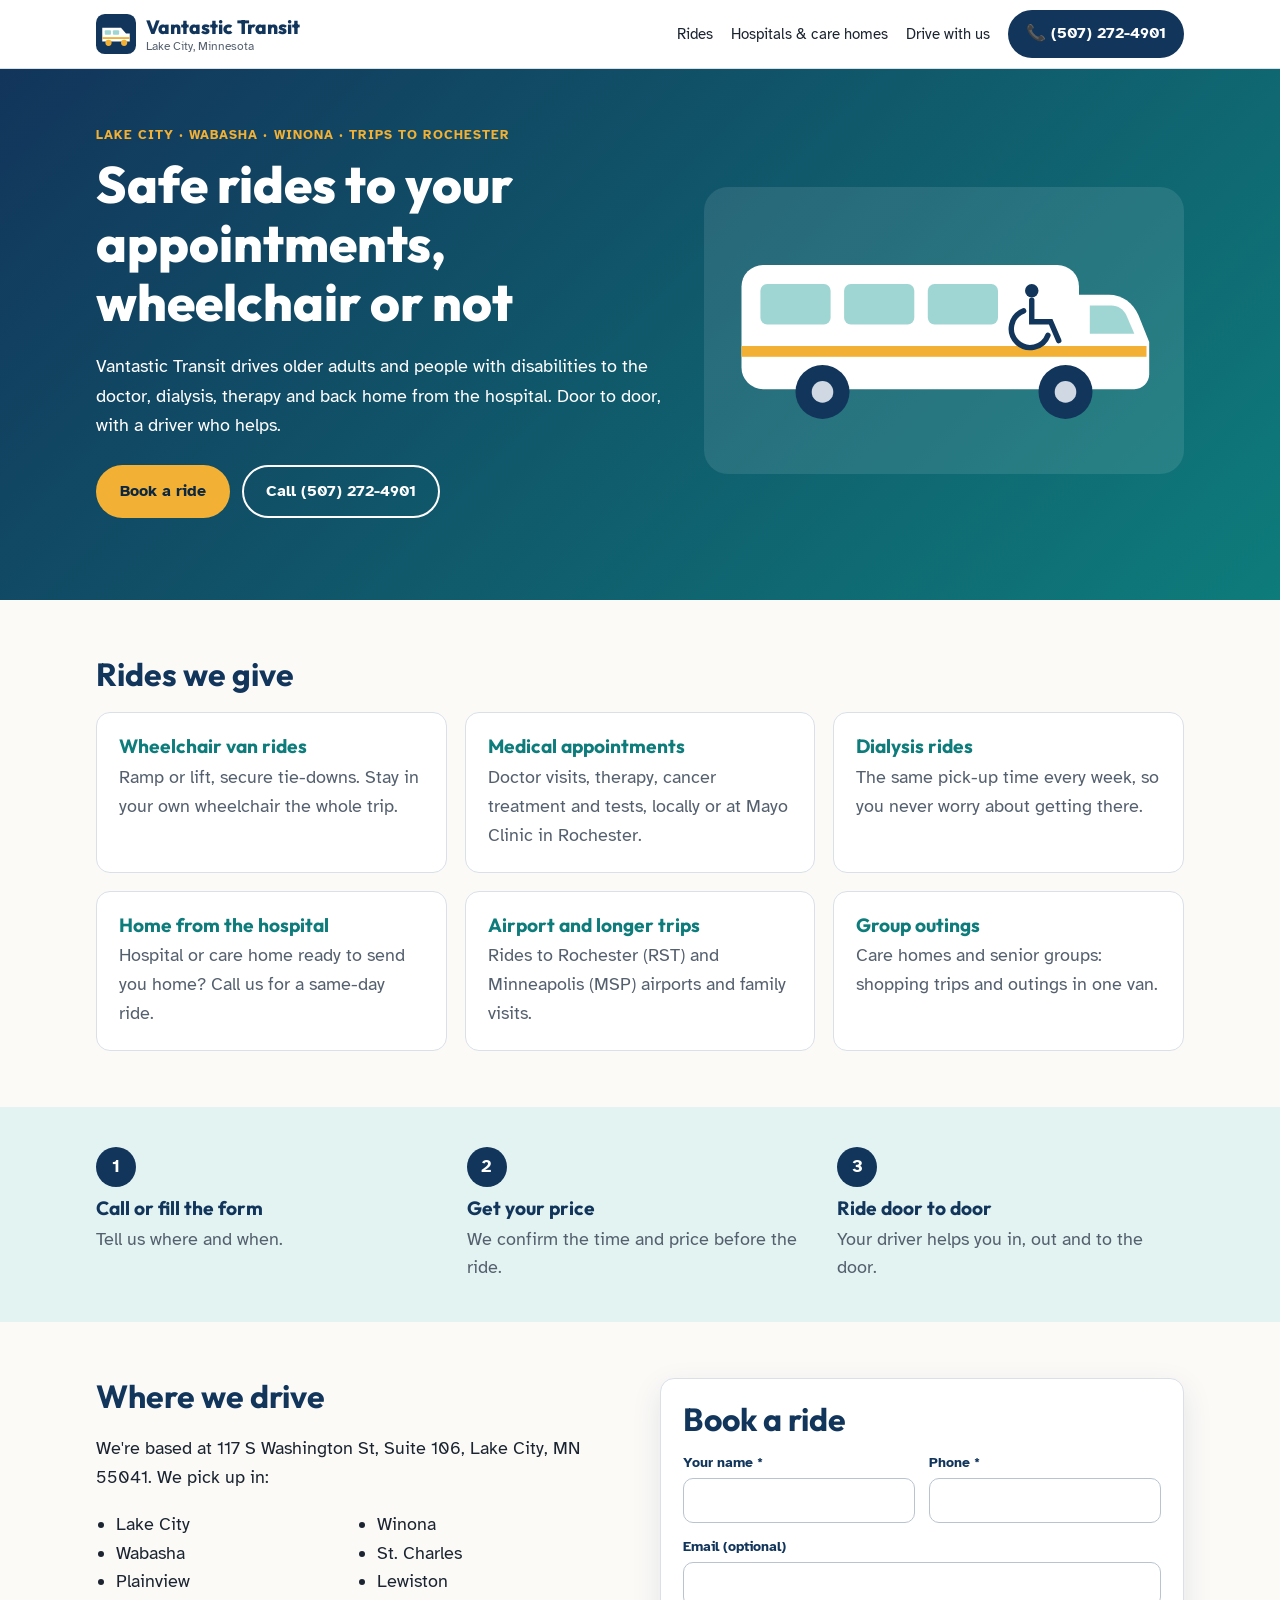
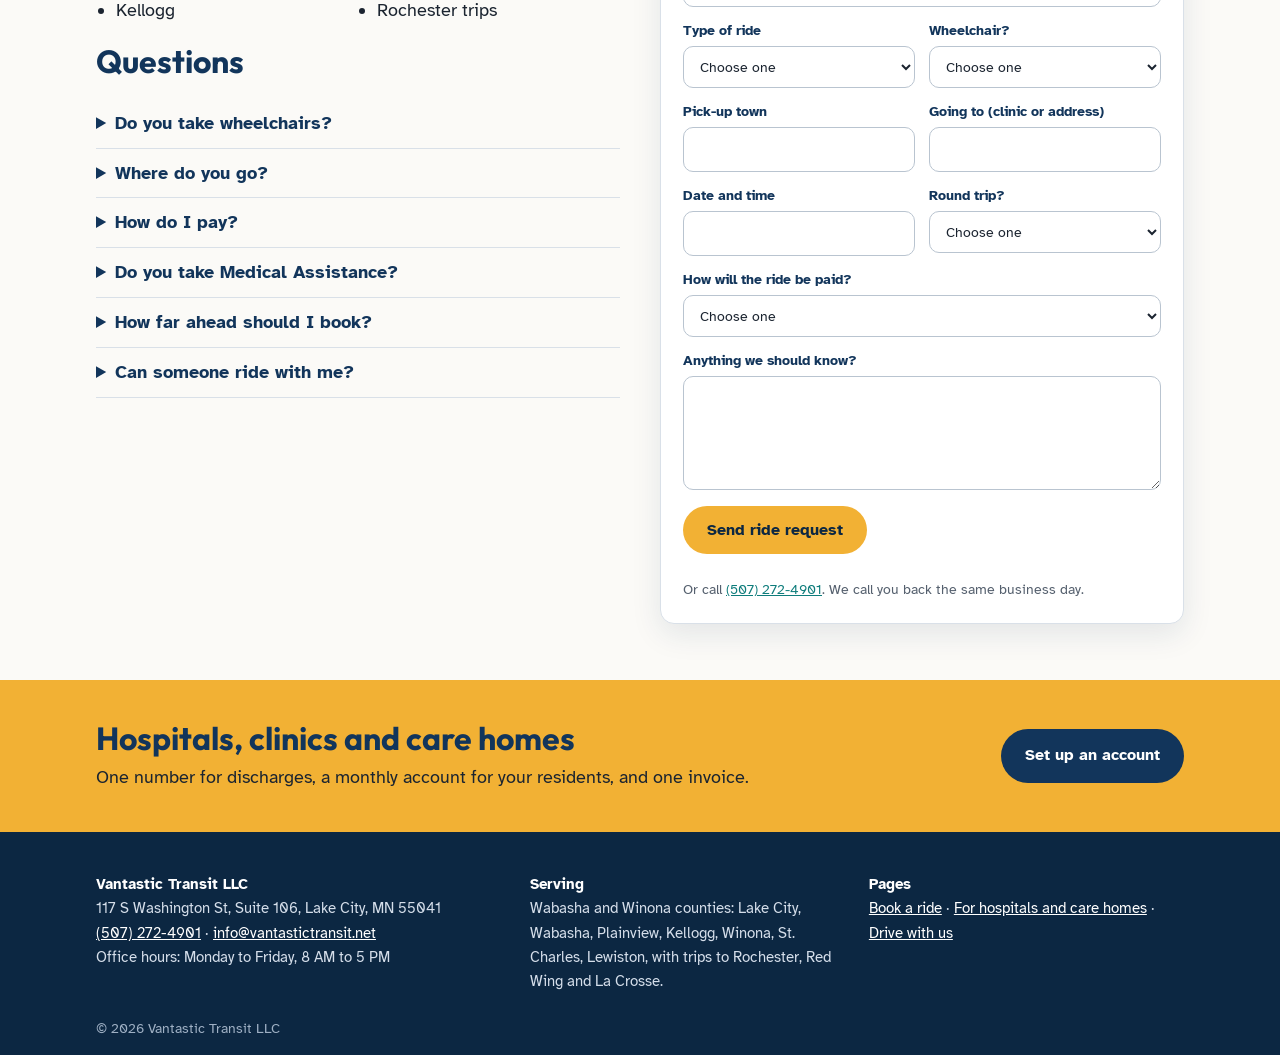
<file: index.html>
<!DOCTYPE html>
<html lang="en">
<head>
<meta charset="UTF-8">
<meta name="viewport" content="width=device-width, initial-scale=1">
<title>Vantastic Transit | Wheelchair Van & Medical Rides, Lake City MN</title>
<meta name="description" content="Wheelchair-accessible van rides and rides to medical appointments in Lake City, Wabasha, Plainview and Winona, including trips to Rochester. Call (507) 272-4901.">
<link rel="canonical" href="https://vantastictransit.net/">
<meta property="og:type" content="website">
<meta property="og:site_name" content="Vantastic Transit">
<meta property="og:title" content="Vantastic Transit | Wheelchair Van & Medical Rides, Lake City MN">
<meta property="og:description" content="Wheelchair-accessible van rides and rides to medical appointments in Lake City, Wabasha, Plainview and Winona, including trips to Rochester. Call (507) 272-4901.">
<meta property="og:url" content="https://vantastictransit.net/">
<meta name="theme-color" content="#12355b">
<link rel="icon" href="/favicon.svg" type="image/svg+xml">
<link rel="preconnect" href="https://fonts.googleapis.com">
<link rel="preconnect" href="https://fonts.gstatic.com" crossorigin>
<link rel="stylesheet" href="https://fonts.googleapis.com/css2?family=Atkinson+Hyperlegible:wght@400;700&family=Outfit:wght@600;800&display=swap">
<link rel="stylesheet" href="/styles.css?v=1">
<script type="application/ld+json">{
 "@context": "https://schema.org",
 "@type": "LocalBusiness",
 "additionalType": "https://schema.org/MedicalBusiness",
 "@id": "https://vantastictransit.net/#business",
 "name": "Vantastic Transit",
 "url": "https://vantastictransit.net/",
 "telephone": "+15072724901",
 "email": "info@vantastictransit.net",
 "logo": "https://vantastictransit.net/favicon.svg",
 "address": {
  "@type": "PostalAddress",
  "streetAddress": "117 S Washington St, Suite 106",
  "addressLocality": "Lake City",
  "addressRegion": "MN",
  "postalCode": "55041",
  "addressCountry": "US"
 },
 "openingHoursSpecification": [
  {
   "@type": "OpeningHoursSpecification",
   "dayOfWeek": [
    "Monday",
    "Tuesday",
    "Wednesday",
    "Thursday",
    "Friday"
   ],
   "opens": "08:00",
   "closes": "17:00"
  }
 ],
 "areaServed": [
  "Lake City, MN",
  "Wabasha, MN",
  "Plainview, MN",
  "Winona, MN",
  "St. Charles, MN",
  "Wabasha County, MN",
  "Winona County, MN"
 ],
 "description": "Wheelchair-accessible van rides and rides to medical appointments in Wabasha and Winona counties, Minnesota, including trips to Rochester."
}</script>
<script type="application/ld+json">{
 "@context": "https://schema.org",
 "@type": "FAQPage",
 "mainEntity": [
  {
   "@type": "Question",
   "name": "Do you take wheelchairs?",
   "acceptedAnswer": {
    "@type": "Answer",
    "text": "Yes. Our vans have a ramp or lift and wheelchair tie-downs, and our drivers help you on and off."
   }
  },
  {
   "@type": "Question",
   "name": "Where do you go?",
   "acceptedAnswer": {
    "@type": "Answer",
    "text": "We pick up in Lake City, Wabasha, Plainview, Kellogg, Winona, St. Charles, Lewiston and nearby towns, and drive to appointments locally and in Rochester, Red Wing and La Crosse."
   }
  },
  {
   "@type": "Question",
   "name": "How do I pay?",
   "acceptedAnswer": {
    "@type": "Answer",
    "text": "You can pay yourself, or a hospital, care home, workers' comp or other program may pay for the ride. Call us and we'll tell you the price before you book."
   }
  },
  {
   "@type": "Question",
   "name": "Do you take Medical Assistance?",
   "acceptedAnswer": {
    "@type": "Answer",
    "text": "Call us and ask. We'll tell you whether your ride can be covered and how to set it up."
   }
  },
  {
   "@type": "Question",
   "name": "How far ahead should I book?",
   "acceptedAnswer": {
    "@type": "Answer",
    "text": "Two business days is best. Call us for same-day rides, like a ride home from the hospital, and we'll do our best."
   }
  },
  {
   "@type": "Question",
   "name": "Can someone ride with me?",
   "acceptedAnswer": {
    "@type": "Answer",
    "text": "Yes. A family member or helper can ride along. Tell us when you book."
   }
  }
 ]
}</script>
</head>
<body>
<a class="skip-link" href="#main">Skip to content</a>
<header class="site-header"><div class="wrap header-inner">
  <a class="brand" href="/"><img src="/favicon.svg" alt="" width="40" height="40"><span>Vantastic Transit<small>Lake City, Minnesota</small></span></a>
  <nav aria-label="Main"><a class="hide-sm" href="/#services">Rides</a><a class="hide-sm" href="/facilities/">Hospitals &amp; care homes</a><a class="hide-sm" href="/drive/">Drive with us</a>
  <a class="btn btn-call" href="tel:+15072724901"><span aria-hidden="true">📞</span> (507) 272-4901</a></nav>
</div></header>
<main id="main">

<section class="hero"><div class="wrap hero-grid">
<div><p class="kicker">Lake City · Wabasha · Winona · trips to Rochester</p>
<h1>Safe rides to your appointments, wheelchair or not</h1>
<p class="lead">Vantastic Transit drives older adults and people with disabilities to the doctor, dialysis, therapy and back home from the hospital. Door to door, with a driver who helps.</p>
<p class="cta"><a class="btn btn-primary" href="#request">Book a ride</a> <a class="btn btn-ghost" href="tel:+15072724901">Call (507) 272-4901</a></p></div>
<div class="hero-art"><svg viewBox="0 0 320 170" role="img" aria-label="Wheelchair accessible van"><rect x="10" y="40" width="250" height="92" rx="16" fill="#fff"/><path d="M260 62h22c10 0 18 6 22 15l8 20v24c0 6-5 11-11 11h-41z" fill="#fff"/><rect x="24" y="54" width="52" height="30" rx="5" fill="#9fd6d3"/><rect x="86" y="54" width="52" height="30" rx="5" fill="#9fd6d3"/><rect x="148" y="54" width="52" height="30" rx="5" fill="#9fd6d3"/><path d="M268 70h16c5 0 9 3 11 7l6 14h-33z" fill="#9fd6d3"/><rect x="10" y="100" width="300" height="8" fill="#f2b134"/><circle cx="70" cy="134" r="20" fill="#12355b"/><circle cx="70" cy="134" r="8" fill="#cfd8e3"/><circle cx="250" cy="134" r="20" fill="#12355b"/><circle cx="250" cy="134" r="8" fill="#cfd8e3"/><g transform="translate(205 52)" fill="none" stroke="#12355b" stroke-width="4" stroke-linecap="round"><circle cx="20" cy="7" r="5" fill="#12355b" stroke="none"/><path d="M20 14v16h14l6 14"/><path d="M14 22a14 14 0 1 0 18 18"/></g></svg></div></div></section>

<section id="services" class="wrap section"><h2>Rides we give</h2>
<div class="cards">
<article class="card"><h3>Wheelchair van rides</h3><p>Ramp or lift, secure tie-downs. Stay in your own wheelchair the whole trip.</p></article>
<article class="card"><h3>Medical appointments</h3><p>Doctor visits, therapy, cancer treatment and tests, locally or at Mayo Clinic in Rochester.</p></article>
<article class="card"><h3>Dialysis rides</h3><p>The same pick-up time every week, so you never worry about getting there.</p></article>
<article class="card"><h3>Home from the hospital</h3><p>Hospital or care home ready to send you home? Call us for a same-day ride.</p></article>
<article class="card"><h3>Airport and longer trips</h3><p>Rides to Rochester (RST) and Minneapolis (MSP) airports and family visits.</p></article>
<article class="card"><h3>Group outings</h3><p>Care homes and senior groups: shopping trips and outings in one van.</p></article>
</div></section>

<section class="band"><div class="wrap steps"><div><span>1</span><h3>Call or fill the form</h3><p>Tell us where and when.</p></div><div><span>2</span><h3>Get your price</h3><p>We confirm the time and price before the ride.</p></div><div><span>3</span><h3>Ride door to door</h3><p>Your driver helps you in, out and to the door.</p></div></div></section>

<section class="wrap section two-col">
<div><h2>Where we drive</h2><p>We're based at 117 S Washington St, Suite 106, Lake City, MN 55041. We pick up in:</p><ul class="towns"><li>Lake City</li><li>Wabasha</li><li>Plainview</li><li>Kellogg</li><li>Winona</li><li>St. Charles</li><li>Lewiston</li><li>Rochester trips</li></ul>
<h2>Questions</h2><div class="faq"><details><summary>Do you take wheelchairs?</summary><p>Yes. Our vans have a ramp or lift and wheelchair tie-downs, and our drivers help you on and off.</p></details><details><summary>Where do you go?</summary><p>We pick up in Lake City, Wabasha, Plainview, Kellogg, Winona, St. Charles, Lewiston and nearby towns, and drive to appointments locally and in Rochester, Red Wing and La Crosse.</p></details><details><summary>How do I pay?</summary><p>You can pay yourself, or a hospital, care home, workers' comp or other program may pay for the ride. Call us and we'll tell you the price before you book.</p></details><details><summary>Do you take Medical Assistance?</summary><p>Call us and ask. We'll tell you whether your ride can be covered and how to set it up.</p></details><details><summary>How far ahead should I book?</summary><p>Two business days is best. Call us for same-day rides, like a ride home from the hospital, and we'll do our best.</p></details><details><summary>Can someone ride with me?</summary><p>Yes. A family member or helper can ride along. Tell us when you book.</p></details></div></div>
<div><form class="lead-form card" id="request" action="/api/request" method="post">
<h2>Book a ride</h2>
<input type="hidden" name="kind" value="ride">
<div class="grid2">
<label><span>Your name <span aria-hidden="true">*</span></span><input type="text" name="name" autocomplete="name" required></label>
<label><span>Phone <span aria-hidden="true">*</span></span><input type="tel" name="phone" autocomplete="tel" required></label>
<label class="full"><span>Email (optional)</span><input type="email" name="email" autocomplete="email"></label>
<label><span>Type of ride</span><select name="ride_type"><option value="">Choose one</option><option>Wheelchair van</option><option>Ride to an appointment (no wheelchair)</option><option>Ride home from the hospital</option><option>Dialysis (regular rides)</option><option>Airport</option><option>Other</option></select></label><label><span>Wheelchair?</span><select name="wheelchair"><option value="">Choose one</option><option>Yes, I stay in my wheelchair</option><option>I can walk with help</option><option>No wheelchair</option></select></label><label><span>Pick-up town</span><input type="text" name="pickup" autocomplete="address-level2"></label><label><span>Going to (clinic or address)</span><input type="text" name="dropoff"></label><label><span>Date and time</span><input type="text" name="when"></label><label><span>Round trip?</span><select name="round_trip"><option value="">Choose one</option><option>Yes, round trip</option><option>One way</option></select></label><label class="full"><span>How will the ride be paid?</span><select name="payer"><option value="">Choose one</option><option>I'll pay myself</option><option>Hospital or care home</option><option>Workers' comp</option><option>VA</option><option>Medical Assistance / health plan</option><option>Not sure</option></select></label><label class="full"><span>Anything we should know?</span><textarea name="message" rows="4"></textarea></label>
</div><label class="hp" aria-hidden="true">Leave this empty<input name="website" tabindex="-1" autocomplete="off"></label>
<button class="btn btn-primary" type="submit">Send ride request</button>
<p class="form-status" role="status" aria-live="polite"></p>
<p class="small">Or call <a href="tel:+15072724901">(507) 272-4901</a>. We call you back the same business day.</p>
</form></div>
</section>

<section class="band band-accent"><div class="wrap split"><div><h2>Hospitals, clinics and care homes</h2><p>One number for discharges, a monthly account for your residents, and one invoice.</p></div><a class="btn btn-dark" href="/facilities/">Set up an account</a></div></section>
</main>
<footer class="site-footer"><div class="wrap foot-grid">
  <div><strong>Vantastic Transit LLC</strong><br>117 S Washington St, Suite 106, Lake City, MN 55041<br><a href="tel:+15072724901">(507) 272-4901</a> · <a href="mailto:info@vantastictransit.net">info@vantastictransit.net</a><br>Office hours: Monday to Friday, 8 AM to 5 PM</div>
  <div><strong>Serving</strong><br>Wabasha and Winona counties: Lake City, Wabasha, Plainview, Kellogg, Winona, St. Charles, Lewiston, with trips to Rochester, Red Wing and La Crosse.</div>
  <div><strong>Pages</strong><br><a href="/#request">Book a ride</a> · <a href="/facilities/">For hospitals and care homes</a> · <a href="/drive/">Drive with us</a></div>
</div><p class="wrap small">© 2026 Vantastic Transit LLC</p></footer>
<script src="/form.js" defer></script>
</body>
</html>
</file>
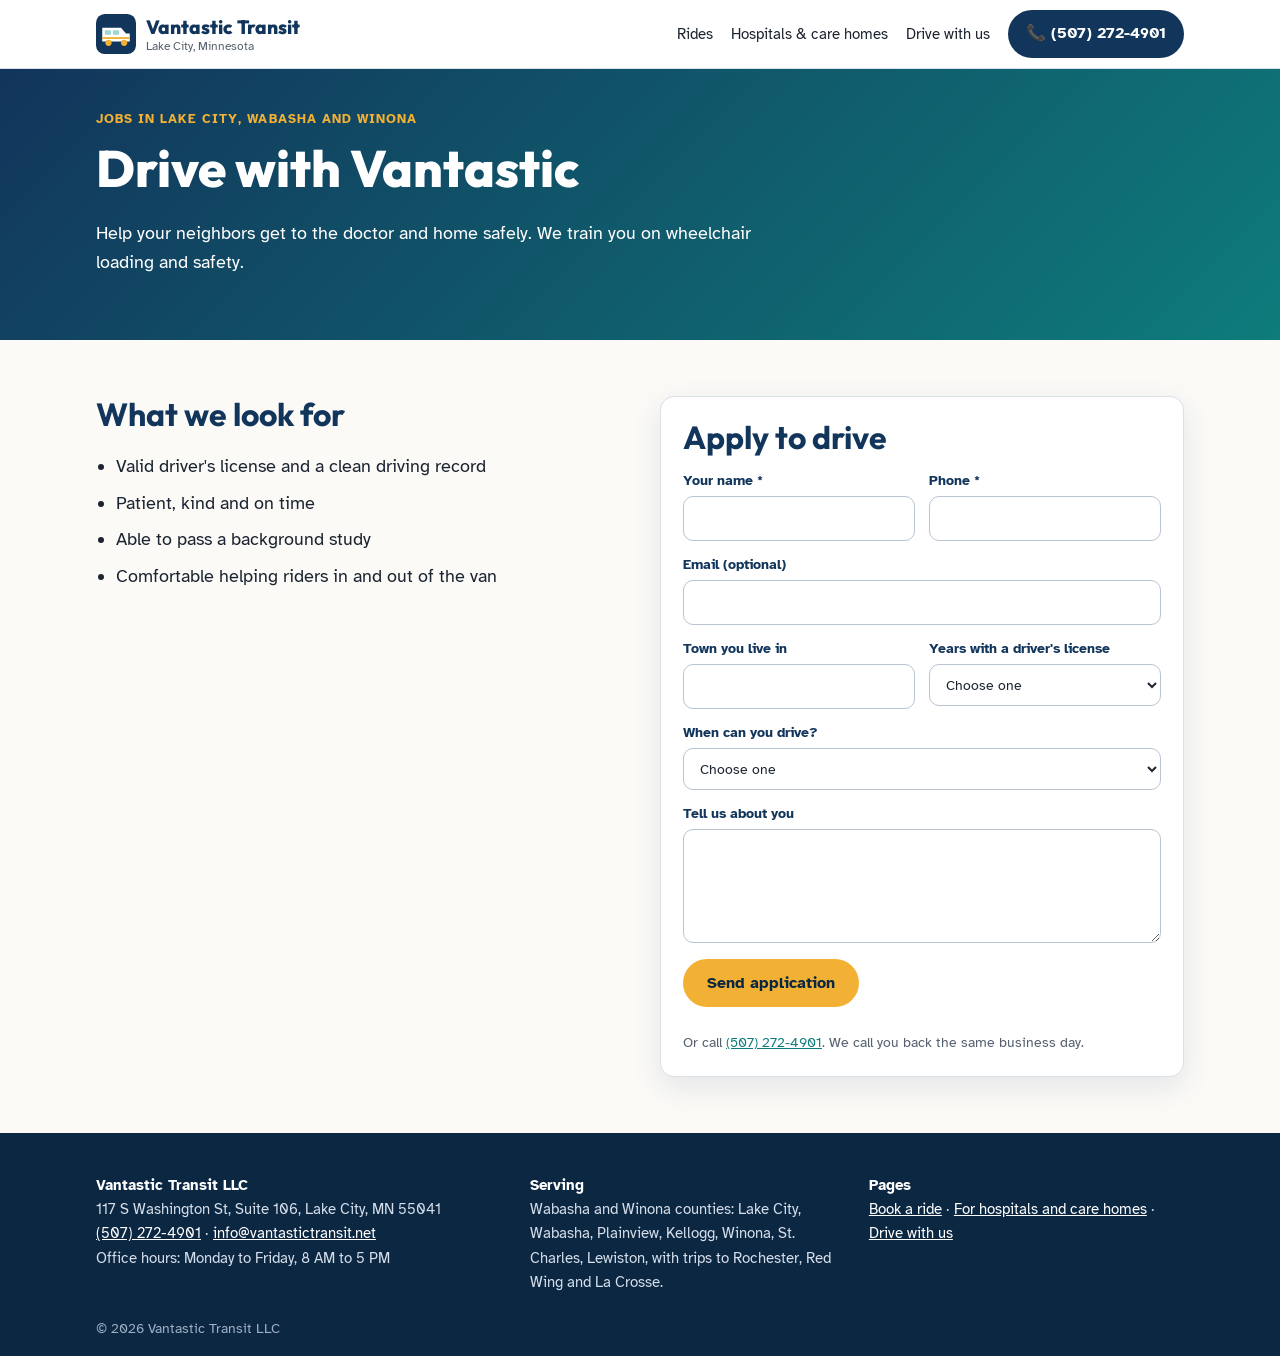
<file: drive/index.html>
<!DOCTYPE html>
<html lang="en">
<head>
<meta charset="UTF-8">
<meta name="viewport" content="width=device-width, initial-scale=1">
<title>Drive With Us | Vantastic Transit, Lake City MN</title>
<meta name="description" content="Drive a wheelchair-accessible van for Vantastic Transit in Lake City, Wabasha and Winona. Help neighbors get to their appointments.">
<link rel="canonical" href="https://vantastictransit.net/drive/">
<meta property="og:type" content="website">
<meta property="og:site_name" content="Vantastic Transit">
<meta property="og:title" content="Drive With Us | Vantastic Transit, Lake City MN">
<meta property="og:description" content="Drive a wheelchair-accessible van for Vantastic Transit in Lake City, Wabasha and Winona. Help neighbors get to their appointments.">
<meta property="og:url" content="https://vantastictransit.net/drive/">
<meta name="theme-color" content="#12355b">
<link rel="icon" href="/favicon.svg" type="image/svg+xml">
<link rel="preconnect" href="https://fonts.googleapis.com">
<link rel="preconnect" href="https://fonts.gstatic.com" crossorigin>
<link rel="stylesheet" href="https://fonts.googleapis.com/css2?family=Atkinson+Hyperlegible:wght@400;700&family=Outfit:wght@600;800&display=swap">
<link rel="stylesheet" href="/styles.css?v=1">
</head>
<body>
<a class="skip-link" href="#main">Skip to content</a>
<header class="site-header"><div class="wrap header-inner">
  <a class="brand" href="/"><img src="/favicon.svg" alt="" width="40" height="40"><span>Vantastic Transit<small>Lake City, Minnesota</small></span></a>
  <nav aria-label="Main"><a class="hide-sm" href="/#services">Rides</a><a class="hide-sm" href="/facilities/">Hospitals &amp; care homes</a><a class="hide-sm" href="/drive/">Drive with us</a>
  <a class="btn btn-call" href="tel:+15072724901"><span aria-hidden="true">📞</span> (507) 272-4901</a></nav>
</div></header>
<main id="main">

<section class="hero hero-sm"><div class="wrap"><p class="kicker">Jobs in Lake City, Wabasha and Winona</p>
<h1>Drive with Vantastic</h1>
<p class="lead">Help your neighbors get to the doctor and home safely. We train you on wheelchair loading and safety.</p></div></section>
<section class="wrap section two-col">
<div><h2>What we look for</h2><ul class="checks"><li>Valid driver's license and a clean driving record</li><li>Patient, kind and on time</li><li>Able to pass a background study</li><li>Comfortable helping riders in and out of the van</li></ul></div>
<div><form class="lead-form card" id="apply" action="/api/request" method="post">
<h2>Apply to drive</h2>
<input type="hidden" name="kind" value="driver">
<div class="grid2">
<label><span>Your name <span aria-hidden="true">*</span></span><input type="text" name="name" autocomplete="name" required></label>
<label><span>Phone <span aria-hidden="true">*</span></span><input type="tel" name="phone" autocomplete="tel" required></label>
<label class="full"><span>Email (optional)</span><input type="email" name="email" autocomplete="email"></label>
<label><span>Town you live in</span><input type="text" name="town" autocomplete="address-level2"></label><label><span>Years with a driver's license</span><select name="license_years"><option value="">Choose one</option><option>Less than 3</option><option>3-5</option><option>More than 5</option></select></label><label class="full"><span>When can you drive?</span><select name="availability"><option value="">Choose one</option><option>Full time</option><option>Part time weekdays</option><option>Early mornings</option><option>Saturdays</option><option>On call</option></select></label><label class="full"><span>Tell us about you</span><textarea name="message" rows="4"></textarea></label>
</div><label class="hp" aria-hidden="true">Leave this empty<input name="website" tabindex="-1" autocomplete="off"></label>
<button class="btn btn-primary" type="submit">Send application</button>
<p class="form-status" role="status" aria-live="polite"></p>
<p class="small">Or call <a href="tel:+15072724901">(507) 272-4901</a>. We call you back the same business day.</p>
</form></div></section>
</main>
<footer class="site-footer"><div class="wrap foot-grid">
  <div><strong>Vantastic Transit LLC</strong><br>117 S Washington St, Suite 106, Lake City, MN 55041<br><a href="tel:+15072724901">(507) 272-4901</a> · <a href="mailto:info@vantastictransit.net">info@vantastictransit.net</a><br>Office hours: Monday to Friday, 8 AM to 5 PM</div>
  <div><strong>Serving</strong><br>Wabasha and Winona counties: Lake City, Wabasha, Plainview, Kellogg, Winona, St. Charles, Lewiston, with trips to Rochester, Red Wing and La Crosse.</div>
  <div><strong>Pages</strong><br><a href="/#request">Book a ride</a> · <a href="/facilities/">For hospitals and care homes</a> · <a href="/drive/">Drive with us</a></div>
</div><p class="wrap small">© 2026 Vantastic Transit LLC</p></footer>
<script src="/form.js" defer></script>
</body>
</html>
</file>
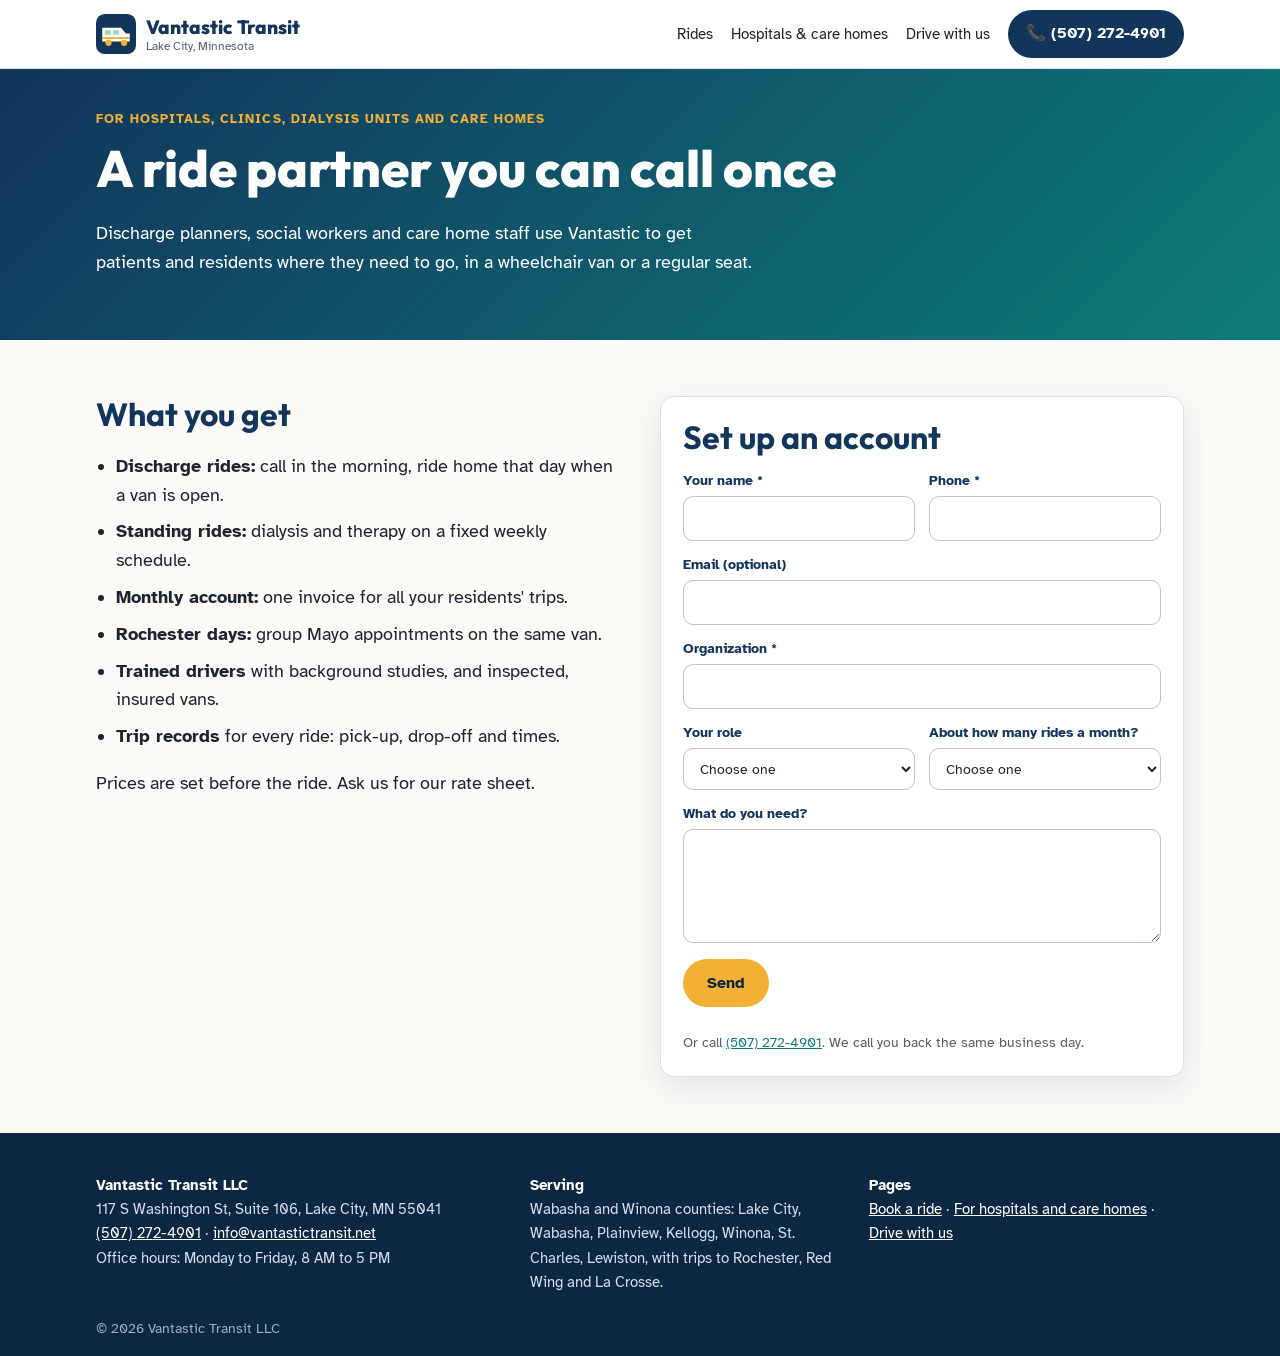
<file: facilities/index.html>
<!DOCTYPE html>
<html lang="en">
<head>
<meta charset="UTF-8">
<meta name="viewport" content="width=device-width, initial-scale=1">
<title>Rides for Hospitals & Care Homes | Vantastic Transit</title>
<meta name="description" content="Wheelchair van and medical rides for discharge planners, care homes, dialysis units and clinics in Wabasha and Winona counties. Monthly accounts, one invoice.">
<link rel="canonical" href="https://vantastictransit.net/facilities/">
<meta property="og:type" content="website">
<meta property="og:site_name" content="Vantastic Transit">
<meta property="og:title" content="Rides for Hospitals & Care Homes | Vantastic Transit">
<meta property="og:description" content="Wheelchair van and medical rides for discharge planners, care homes, dialysis units and clinics in Wabasha and Winona counties. Monthly accounts, one invoice.">
<meta property="og:url" content="https://vantastictransit.net/facilities/">
<meta name="theme-color" content="#12355b">
<link rel="icon" href="/favicon.svg" type="image/svg+xml">
<link rel="preconnect" href="https://fonts.googleapis.com">
<link rel="preconnect" href="https://fonts.gstatic.com" crossorigin>
<link rel="stylesheet" href="https://fonts.googleapis.com/css2?family=Atkinson+Hyperlegible:wght@400;700&family=Outfit:wght@600;800&display=swap">
<link rel="stylesheet" href="/styles.css?v=1">
</head>
<body>
<a class="skip-link" href="#main">Skip to content</a>
<header class="site-header"><div class="wrap header-inner">
  <a class="brand" href="/"><img src="/favicon.svg" alt="" width="40" height="40"><span>Vantastic Transit<small>Lake City, Minnesota</small></span></a>
  <nav aria-label="Main"><a class="hide-sm" href="/#services">Rides</a><a class="hide-sm" href="/facilities/">Hospitals &amp; care homes</a><a class="hide-sm" href="/drive/">Drive with us</a>
  <a class="btn btn-call" href="tel:+15072724901"><span aria-hidden="true">📞</span> (507) 272-4901</a></nav>
</div></header>
<main id="main">

<section class="hero hero-sm"><div class="wrap"><p class="kicker">For hospitals, clinics, dialysis units and care homes</p>
<h1>A ride partner you can call once</h1>
<p class="lead">Discharge planners, social workers and care home staff use Vantastic to get patients and residents where they need to go, in a wheelchair van or a regular seat.</p></div></section>
<section class="wrap section two-col">
<div><h2>What you get</h2><ul class="checks">
<li><b>Discharge rides:</b> call in the morning, ride home that day when a van is open.</li>
<li><b>Standing rides:</b> dialysis and therapy on a fixed weekly schedule.</li>
<li><b>Monthly account:</b> one invoice for all your residents' trips.</li>
<li><b>Rochester days:</b> group Mayo appointments on the same van.</li>
<li><b>Trained drivers</b> with background studies, and inspected, insured vans.</li>
<li><b>Trip records</b> for every ride: pick-up, drop-off and times.</li></ul>
<p>Prices are set before the ride. Ask us for our rate sheet.</p></div>
<div><form class="lead-form card" id="account" action="/api/request" method="post">
<h2>Set up an account</h2>
<input type="hidden" name="kind" value="facility">
<div class="grid2">
<label><span>Your name <span aria-hidden="true">*</span></span><input type="text" name="name" autocomplete="name" required></label>
<label><span>Phone <span aria-hidden="true">*</span></span><input type="tel" name="phone" autocomplete="tel" required></label>
<label class="full"><span>Email (optional)</span><input type="email" name="email" autocomplete="email"></label>
<label class="full"><span>Organization <span aria-hidden="true">*</span></span><input type="text" name="organization" autocomplete="organization" required></label><label><span>Your role</span><select name="role"><option value="">Choose one</option><option>Discharge planner / case manager</option><option>Social worker</option><option>Care home or assisted living staff</option><option>Clinic staff</option><option>County or program staff</option><option>Other</option></select></label><label><span>About how many rides a month?</span><select name="volume"><option value="">Choose one</option><option>1-5</option><option>6-20</option><option>21-50</option><option>More than 50</option></select></label><label class="full"><span>What do you need?</span><textarea name="message" rows="4"></textarea></label>
</div><label class="hp" aria-hidden="true">Leave this empty<input name="website" tabindex="-1" autocomplete="off"></label>
<button class="btn btn-primary" type="submit">Send</button>
<p class="form-status" role="status" aria-live="polite"></p>
<p class="small">Or call <a href="tel:+15072724901">(507) 272-4901</a>. We call you back the same business day.</p>
</form></div></section>
</main>
<footer class="site-footer"><div class="wrap foot-grid">
  <div><strong>Vantastic Transit LLC</strong><br>117 S Washington St, Suite 106, Lake City, MN 55041<br><a href="tel:+15072724901">(507) 272-4901</a> · <a href="mailto:info@vantastictransit.net">info@vantastictransit.net</a><br>Office hours: Monday to Friday, 8 AM to 5 PM</div>
  <div><strong>Serving</strong><br>Wabasha and Winona counties: Lake City, Wabasha, Plainview, Kellogg, Winona, St. Charles, Lewiston, with trips to Rochester, Red Wing and La Crosse.</div>
  <div><strong>Pages</strong><br><a href="/#request">Book a ride</a> · <a href="/facilities/">For hospitals and care homes</a> · <a href="/drive/">Drive with us</a></div>
</div><p class="wrap small">© 2026 Vantastic Transit LLC</p></footer>
<script src="/form.js" defer></script>
</body>
</html>
</file>
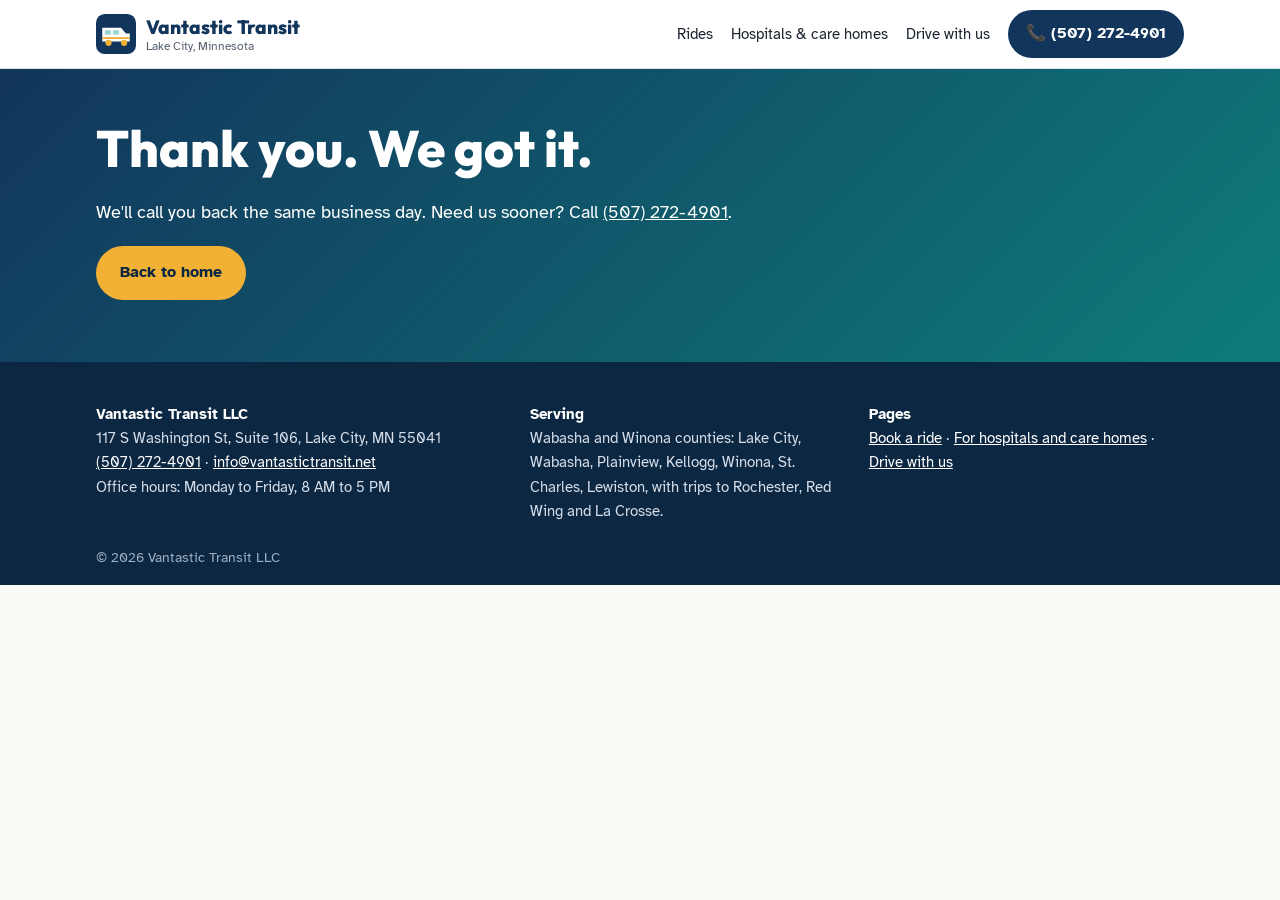
<file: thanks/index.html>
<!DOCTYPE html>
<html lang="en">
<head>
<meta charset="UTF-8">
<meta name="viewport" content="width=device-width, initial-scale=1">
<title>Thank you | Vantastic Transit</title>
<meta name="description" content="We got your message.">
<link rel="canonical" href="https://vantastictransit.net/thanks/">
<meta property="og:type" content="website">
<meta property="og:site_name" content="Vantastic Transit">
<meta property="og:title" content="Thank you | Vantastic Transit">
<meta property="og:description" content="We got your message.">
<meta property="og:url" content="https://vantastictransit.net/thanks/">
<meta name="theme-color" content="#12355b">
<link rel="icon" href="/favicon.svg" type="image/svg+xml">
<link rel="preconnect" href="https://fonts.googleapis.com">
<link rel="preconnect" href="https://fonts.gstatic.com" crossorigin>
<link rel="stylesheet" href="https://fonts.googleapis.com/css2?family=Atkinson+Hyperlegible:wght@400;700&family=Outfit:wght@600;800&display=swap">
<link rel="stylesheet" href="/styles.css?v=1">
<meta name="robots" content="noindex">
</head>
<body>
<a class="skip-link" href="#main">Skip to content</a>
<header class="site-header"><div class="wrap header-inner">
  <a class="brand" href="/"><img src="/favicon.svg" alt="" width="40" height="40"><span>Vantastic Transit<small>Lake City, Minnesota</small></span></a>
  <nav aria-label="Main"><a class="hide-sm" href="/#services">Rides</a><a class="hide-sm" href="/facilities/">Hospitals &amp; care homes</a><a class="hide-sm" href="/drive/">Drive with us</a>
  <a class="btn btn-call" href="tel:+15072724901"><span aria-hidden="true">📞</span> (507) 272-4901</a></nav>
</div></header>
<main id="main">

<section class="hero hero-sm"><div class="wrap"><h1>Thank you. We got it.</h1><p class="lead">We'll call you back the same business day. Need us sooner? Call <a href="tel:+15072724901">(507) 272-4901</a>.</p><p><a class="btn btn-primary" href="/">Back to home</a></p></div></section>
</main>
<footer class="site-footer"><div class="wrap foot-grid">
  <div><strong>Vantastic Transit LLC</strong><br>117 S Washington St, Suite 106, Lake City, MN 55041<br><a href="tel:+15072724901">(507) 272-4901</a> · <a href="mailto:info@vantastictransit.net">info@vantastictransit.net</a><br>Office hours: Monday to Friday, 8 AM to 5 PM</div>
  <div><strong>Serving</strong><br>Wabasha and Winona counties: Lake City, Wabasha, Plainview, Kellogg, Winona, St. Charles, Lewiston, with trips to Rochester, Red Wing and La Crosse.</div>
  <div><strong>Pages</strong><br><a href="/#request">Book a ride</a> · <a href="/facilities/">For hospitals and care homes</a> · <a href="/drive/">Drive with us</a></div>
</div><p class="wrap small">© 2026 Vantastic Transit LLC</p></footer>
<script src="/form.js" defer></script>
</body>
</html>
</file>
<file: styles.css>
:root {
  --navy: #12355b;
  --navy-2: #0c2742;
  --teal: #0e7c7b;
  --mint: #e3f3f2;
  --sun: #f2b134;
  --ink: #1b2430;
  --muted: #55606e;
  --line: #d9e0e8;
  --bg: #fbfaf7;
  --radius: 14px;
}
* { box-sizing: border-box; }
html { scroll-behavior: smooth; }
body { margin: 0; font: 18px/1.6 "Atkinson Hyperlegible", system-ui, sans-serif; color: var(--ink); background: var(--bg); }
h1, h2, h3 { font-family: Outfit, system-ui, sans-serif; line-height: 1.15; color: var(--navy); }
h1 { font-size: clamp(2rem, 5vw, 3.2rem); font-weight: 800; margin: .2em 0 .4em; }
h2 { font-size: clamp(1.5rem, 3vw, 2rem); margin: 0 0 .6em; }
h3 { font-size: 1.2rem; margin: 0 0 .3em; }
a { color: var(--teal); }
img, svg { max-width: 100%; height: auto; }
.wrap { max-width: 1120px; margin: 0 auto; padding: 0 16px; }
.small { font-size: .85rem; color: var(--muted); }
.skip-link { position: absolute; left: -999px; top: 8px; background: #fff; padding: 8px 12px; z-index: 10; }
.skip-link:focus { left: 8px; }
:focus-visible { outline: 3px solid var(--sun); outline-offset: 2px; }

.site-header { background: #fff; border-bottom: 1px solid var(--line); position: sticky; top: 0; z-index: 5; }
.header-inner { display: flex; align-items: center; justify-content: space-between; gap: 12px; padding-top: 10px; padding-bottom: 10px; }
.brand { display: flex; align-items: center; gap: 10px; text-decoration: none; color: var(--navy); font: 800 1.2rem Outfit, sans-serif; }
.brand small { display: block; font: 400 .75rem "Atkinson Hyperlegible", sans-serif; color: var(--muted); }
nav { display: flex; align-items: center; gap: 18px; }
nav a:not(.btn) { color: var(--ink); text-decoration: none; font-size: .95rem; }
nav a:not(.btn):hover { color: var(--teal); }

.btn { display: inline-block; padding: 12px 22px; border-radius: 999px; font-weight: 700; text-decoration: none; border: 2px solid transparent; cursor: pointer; font-size: 1rem; font-family: inherit; }
.btn-primary { background: var(--sun); color: var(--navy-2); }
.btn-primary:hover { background: #e9a21a; }
.btn-ghost { border-color: #fff; color: #fff; }
.btn-dark { background: var(--navy); color: #fff; }
.btn-call { background: var(--navy); color: #fff; padding: 9px 16px; white-space: nowrap; }
.btn:disabled { opacity: .6; }

.hero { background: linear-gradient(135deg, var(--navy) 0%, var(--teal) 100%); color: #fff; padding: 56px 0 64px; }
.hero h1, .hero h2 { color: #fff; }
.hero .lead { font-size: 1.15rem; max-width: 36em; }
.hero a:not(.btn) { color: #fff; }
.hero-sm { padding: 40px 0 44px; }
.kicker { text-transform: uppercase; letter-spacing: .08em; font-size: .8rem; font-weight: 700; color: var(--sun); margin: 0; }
.hero-grid { display: grid; grid-template-columns: 1.2fr 1fr; gap: 32px; align-items: center; }
.hero-art { background: rgba(255,255,255,.1); border-radius: 24px; padding: 24px; }
.cta { display: flex; flex-wrap: wrap; gap: 12px; margin-top: 24px; }

.section { padding: 56px 16px; }
.cards { display: grid; grid-template-columns: repeat(3, 1fr); gap: 18px; }
.card { background: #fff; border: 1px solid var(--line); border-radius: var(--radius); padding: 22px; }
.card h3 { color: var(--teal); }
.card p { margin: 0; color: var(--muted); }

.band { background: var(--mint); padding: 40px 0; }
.band-accent { background: var(--sun); }
.band-accent h2 { margin-bottom: .2em; }
.band-accent p { margin: 0; }
.steps { display: grid; grid-template-columns: repeat(3, 1fr); gap: 24px; }
.steps span { display: inline-grid; place-items: center; width: 40px; height: 40px; border-radius: 50%; background: var(--navy); color: #fff; font-weight: 700; }
.steps h3 { margin-top: 10px; }
.steps p { margin: 0; color: var(--muted); }
.split { display: flex; justify-content: space-between; align-items: center; gap: 24px; flex-wrap: wrap; }

.two-col { display: grid; grid-template-columns: 1fr 1fr; gap: 40px; align-items: start; }
.towns { columns: 2; padding-left: 20px; }
.checks { padding-left: 20px; }
.checks li { margin-bottom: 8px; }
.faq details { border-bottom: 1px solid var(--line); padding: 10px 0; }
.faq summary { cursor: pointer; font-weight: 700; color: var(--navy); }
.faq p { margin: 8px 0 0; color: var(--muted); }

.lead-form { box-shadow: 0 10px 30px rgba(18,53,91,.1); }
.lead-form h2 { margin-bottom: .4em; }
.grid2 { display: grid; grid-template-columns: 1fr 1fr; gap: 12px 14px; margin-bottom: 16px; }
.grid2 .full { grid-column: 1 / -1; }
label { display: flex; flex-direction: column; gap: 4px; font-size: .9rem; font-weight: 700; color: var(--navy); }
input, select, textarea { font: inherit; font-weight: 400; padding: 10px 12px; border: 1px solid #b9c4d0; border-radius: 10px; background: #fff; color: var(--ink); width: 100%; }
.hp { position: absolute; left: -9999px; }
.form-status { min-height: 1.4em; margin: 10px 0 0; font-weight: 700; }
.form-status.error { color: #b3261e; }

.site-footer { background: var(--navy-2); color: #d5deea; padding: 40px 0 16px; font-size: .95rem; }
.site-footer a { color: #fff; }
.site-footer strong { color: #fff; }
.site-footer .small { color: #9fb0c4; margin-top: 24px; }
.foot-grid { display: grid; grid-template-columns: 1.3fr 1fr 1fr; gap: 24px; }

@media (max-width: 860px) {
  .hero-grid, .two-col, .foot-grid { grid-template-columns: 1fr; }
  .cards { grid-template-columns: 1fr 1fr; }
  .hide-sm { display: none; }
}
@media (max-width: 560px) {
  body { font-size: 17px; }
  .cards, .steps, .grid2 { grid-template-columns: 1fr; }
  .brand small { display: none; }
  .hero { padding: 36px 0 44px; }
}
</file>
